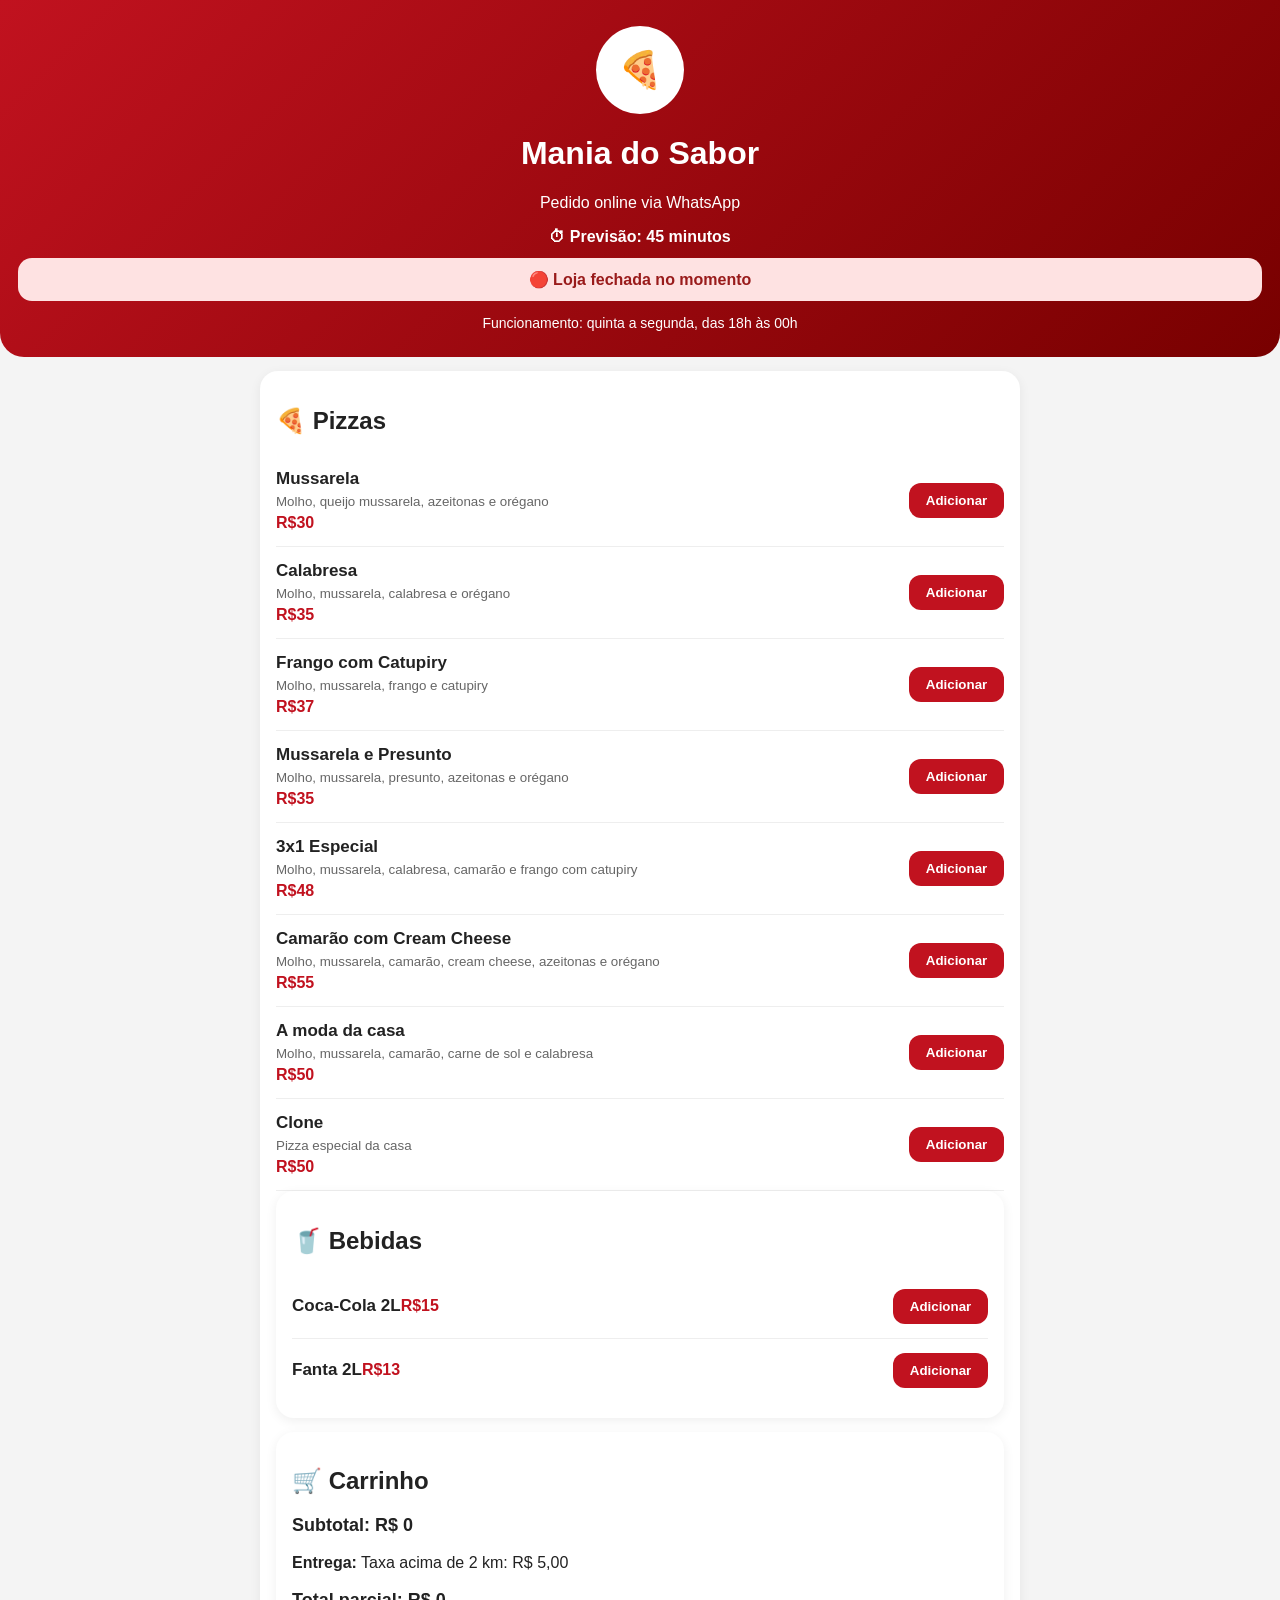
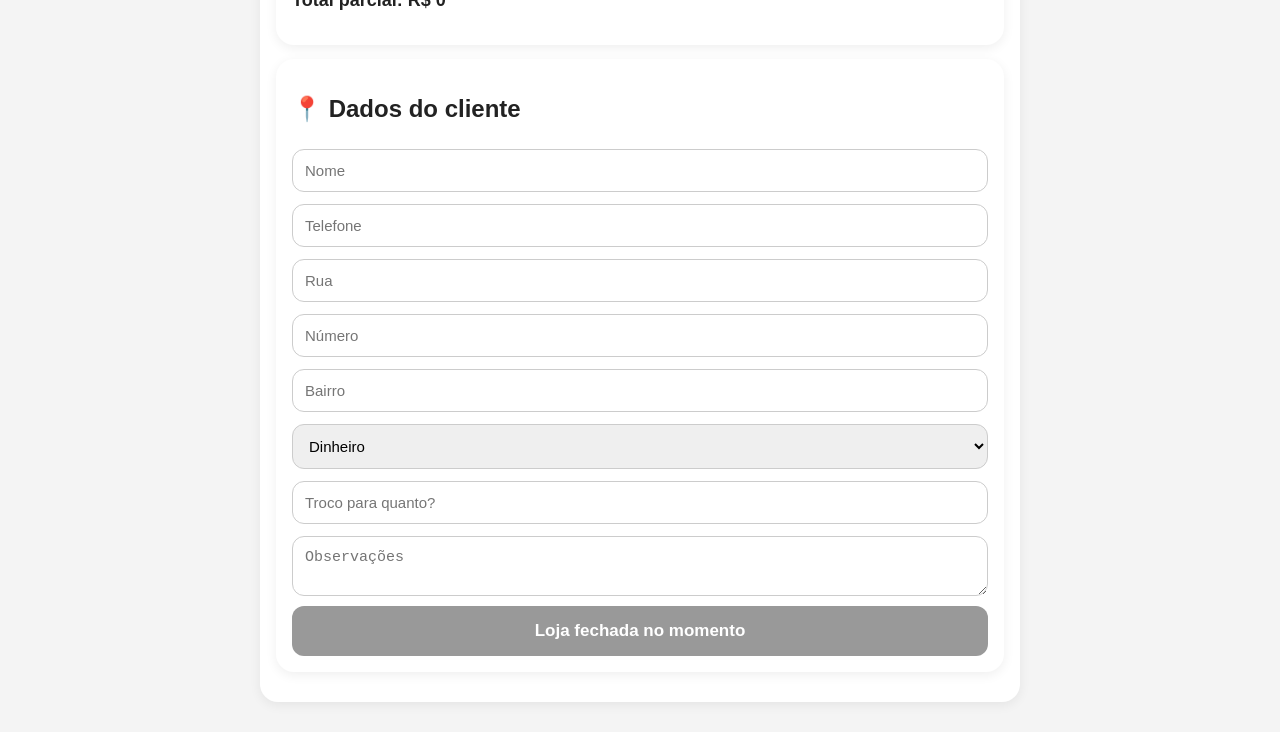
<file: index.html>
<!DOCTYPE html>
<html lang="pt-br">
<head>
<meta charset="UTF-8">
<meta name="viewport" content="width=device-width, initial-scale=1.0">
<title>Mania do Sabor</title>

<style>
body{margin:0;font-family:Arial;background:#f4f4f4;color:#222}
.header{background:linear-gradient(135deg,#c1121f,#780000);color:#fff;padding:26px 18px;text-align:center;border-radius:0 0 24px 24px}
.logo{width:88px;height:88px;border-radius:50%;background:white;color:#c1121f;display:flex;align-items:center;justify-content:center;font-size:36px;font-weight:bold;margin:0 auto 10px}
.container{padding:14px;max-width:760px;margin:auto}
.card{background:#fff;border-radius:18px;padding:16px;margin-bottom:14px;box-shadow:0 3px 12px #0001}
.status{padding:12px;border-radius:14px;font-weight:bold;text-align:center;margin-top:12px}
.aberto{background:#dcfce7;color:#166534}
.fechado{background:#fee2e2;color:#991b1b}
.item{display:flex;justify-content:space-between;align-items:center;gap:12px;border-bottom:1px solid #eee;padding:14px 0}
.item:last-child{border-bottom:none}
.info{flex:1}
.info b{font-size:17px}
.info small{display:block;color:#666;margin:5px 0}
.preco{font-weight:bold;color:#c1121f}
button{background:#c1121f;color:#fff;border:none;border-radius:12px;padding:10px 14px;font-weight:bold}
.btn-add{min-width:95px}
.btn-remove{background:#555;padding:7px 10px;margin-left:8px}
input,select,textarea{width:100%;padding:12px;margin:6px 0;border-radius:12px;border:1px solid #ccc;font-size:15px;box-sizing:border-box}
.total{font-size:18px;font-weight:bold}
.finalizar{width:100%;background:#16a34a;padding:15px;font-size:17px}
.finalizar:disabled{background:#999}
.carrinho-item{display:flex;justify-content:space-between;align-items:center;background:#fafafa;border-radius:12px;padding:10px;margin-bottom:8px}
</style>
</head>

<body onload="verificarHorario(); render();">

<div class="header">
  <div class="logo">🍕</div>
  <h1>Mania do Sabor</h1>
  <p>Pedido online via WhatsApp</p>
  <strong>⏱ Previsão: 45 minutos</strong>
  <div id="statusLoja" class="status"></div>
  <p style="font-size:14px;margin-bottom:0">Funcionamento: quinta a segunda, das 18h às 00h</p>
</div>

<div class="container">

<div class="card">
<h2>🍕 Pizzas</h2>

<div class="item"><div class="info"><b>Mussarela</b><small>Molho, queijo mussarela, azeitonas e orégano</small><span class="preco">R$30</span></div><button class="btn-add" onclick="add('Mussarela',30)">Adicionar</button></div>

<div class="item"><div class="info"><b>Calabresa</b><small>Molho, mussarela, calabresa e orégano</small><span class="preco">R$35</span></div><button class="btn-add" onclick="add('Calabresa',35)">Adicionar</button></div>

<div class="item"><div class="info"><b>Frango com Catupiry</b><small>Molho, mussarela, frango e catupiry</small><span class="preco">R$37</span></div><button class="btn-add" onclick="add('Frango com Catupiry',37)">Adicionar</button></div>

<div class="item"><div class="info"><b>Mussarela e Presunto</b><small>Molho, mussarela, presunto, azeitonas e orégano</small><span class="preco">R$35</span></div><button class="btn-add" onclick="add('Mussarela e Presunto',32)">Adicionar</button></div>

<div class="item"><div class="info"><b>3x1 Especial</b><small>Molho, mussarela, calabresa, camarão e frango com catupiry</small><span class="preco">R$48</span></div><button class="btn-add" onclick="add('3x1 Especial',48)">Adicionar</button></div>

<div class="item"><div class="info"><b>Camarão com Cream Cheese</b><small>Molho, mussarela, camarão, cream cheese, azeitonas e orégano</small><span class="preco">R$55</span></div><button class="btn-add" onclick="add('Camarão com Cream Cheese',55)">Adicionar</button></div>

<div class="item"><div class="info"><b>A moda da casa</b><small>Molho, mussarela, camarão, carne de sol e calabresa</small><span class="preco">R$50</span></div><button class="btn-add" onclick="add('A moda da casa',50)">Adicionar</button></div>

<div class="item"><div class="info"><b>Clone</b><small>Pizza especial da casa</small><span class="preco">R$50</span></div><button class="btn-add" onclick="add('Clone',50)">Adicionar</button></div>

<div class="card">
<h2>🥤 Bebidas</h2>
<div class="item"><div class="info"><b>Coca-Cola 2L</b><span class="preco">R$15</span></div><button class="btn-add" onclick="add('Coca-Cola 2L',15)">Adicionar</button></div>
<div class="item"><div class="info"><b>Fanta 2L</b><span class="preco">R$13</span></div><button class="btn-add" onclick="add('Fanta 2L',13)">Adicionar</button></div>
</div>

<div class="card">
<h2>🛒 Carrinho</h2>
<div id="lista"></div>
<p class="total">Subtotal: R$ <span id="subtotal">0</span></p>
<p><b>Entrega:</b> Taxa acima de 2 km: R$ 5,00</p>
<p class="total">Total parcial: R$ <span id="total">0</span></p>
</div>

<div class="card">
<h2>📍 Dados do cliente</h2>
<input id="nome" placeholder="Nome">
<input id="telefone" placeholder="Telefone">
<input id="rua" placeholder="Rua">
<input id="numero" placeholder="Número">
<input id="bairro" placeholder="Bairro">

<select id="pagamento">
<option>Dinheiro</option>
<option>Pix</option>
<option>Cartão de crédito</option>
<option>Cartão de débito</option>
</select>

<input id="troco" placeholder="Troco para quanto?">
<textarea id="obs" placeholder="Observações"></textarea>

<button id="btnEnviar" class="finalizar" onclick="enviar()">📲 Enviar pedido pelo WhatsApp</button>
</div>

</div>

<script>
let carrinho = [];
let lojaAberta = false;

function verificarHorario(){
  let agora = new Date();
  let dia = agora.getDay(); 
  let hora = agora.getHours();
  let minuto = agora.getMinutes();

  // Domingo=0, Segunda=1, Terça=2, Quarta=3, Quinta=4, Sexta=5, Sábado=6
  let diaAberto = (dia === 0 || dia === 1 || dia === 4 || dia === 5 || dia === 6);
  let horarioAberto = (hora >= 18 && hora <= 23);

  lojaAberta = diaAberto && horarioAberto;

  let status = document.getElementById("statusLoja");
  let botao = document.getElementById("btnEnviar");

  if(lojaAberta){
    status.innerText = "🟢 Loja aberta para pedidos";
    status.className = "status aberto";
    botao.disabled = false;
    botao.innerText = "📲 Enviar pedido pelo WhatsApp";
  } else {
    status.innerText = "🔴 Loja fechada no momento";
    status.className = "status fechado";
    botao.disabled = true;
    botao.innerText = "Loja fechada no momento";
  }
}

function add(nome,preco){
  carrinho.push({nome,preco});
  render();
}

function remover(i){
  carrinho.splice(i,1);
  render();
}

function render(){
  let lista = document.getElementById('lista');
  let subtotal = 0;
  lista.innerHTML = "";

  carrinho.forEach((item,i)=>{
    subtotal += item.preco;
    lista.innerHTML += `
      <div class="carrinho-item">
        <span>${item.nome} - R$${item.preco}</span>
        <button class="btn-remove" onclick="remover(${i})">Remover</button>
      </div>`;
  });

  document.getElementById('subtotal').innerText = subtotal;
  document.getElementById('total').innerText = subtotal;
}

function enviar(){
  verificarHorario();

  if(!lojaAberta){
    alert("A loja está fechada no momento. Funcionamos de quinta a segunda, das 18h às 00h.");
    return;
  }

  if(carrinho.length === 0){
    alert("Adicione pelo menos um item ao carrinho.");
    return;
  }

  let nome = document.getElementById('nome').value;
  let tel = document.getElementById('telefone').value;
  let rua = document.getElementById('rua').value;
  let numero = document.getElementById('numero').value;
  let bairro = document.getElementById('bairro').value;
  let pagamento = document.getElementById('pagamento').value;
  let troco = document.getElementById('troco').value;
  let obs = document.getElementById('obs').value;

  let subtotal = carrinho.reduce((s,i)=>s+i.preco,0);
  let itens = carrinho.map(i=>`1x ${i.nome} - R$${i.preco}`).join("\n");

  let pedidoNumero = Math.floor(Math.random() * 90000) + 10000;
  let data = new Date().toLocaleDateString('pt-BR');
  let hora = new Date().toLocaleTimeString('pt-BR',{hour:'2-digit',minute:'2-digit'});

  let texto = `🍕 *Mania do Sabor* 🍕

PEDIDO Nº ${pedidoNumero}
🗓 *REALIZADO EM:* ${data} às ${hora}

*Cliente:* ${nome}
*Contato:* ${tel}

-------------------------------------

${itens}

-------------------------------------

*SUBTOTAL:* R$${subtotal}
*ENTREGA:* Taxa acima de 2 km: R$ 5,00
*TOTAL PARCIAL:* R$${subtotal}

-------------------------------------

*ENDEREÇO DE ENTREGA* 🛵💨
*RUA:* ${rua}
*NÚMERO:* ${numero}
*BAIRRO:* ${bairro}

-------------------------------------

*FORMA DE PAGAMENTO:* ${pagamento}
${pagamento==="Dinheiro" ? "*TROCO PARA:* R$ " + troco : ""}
${pagamento.includes("Cartão") ? "*Obs.:* pagamento no cartão possui acréscimo da maquineta." : ""}

*OBSERVAÇÕES:* ${obs || "Nenhuma"}

✅ *PEDIDO ENVIADO* ✅
*Previsão de entrega:* 45 minutos`;

  let link = "https://wa.me/5581992563138?text=" + encodeURIComponent(texto);
  window.open(link);
}
</script>

</body>
</html>
</file>
